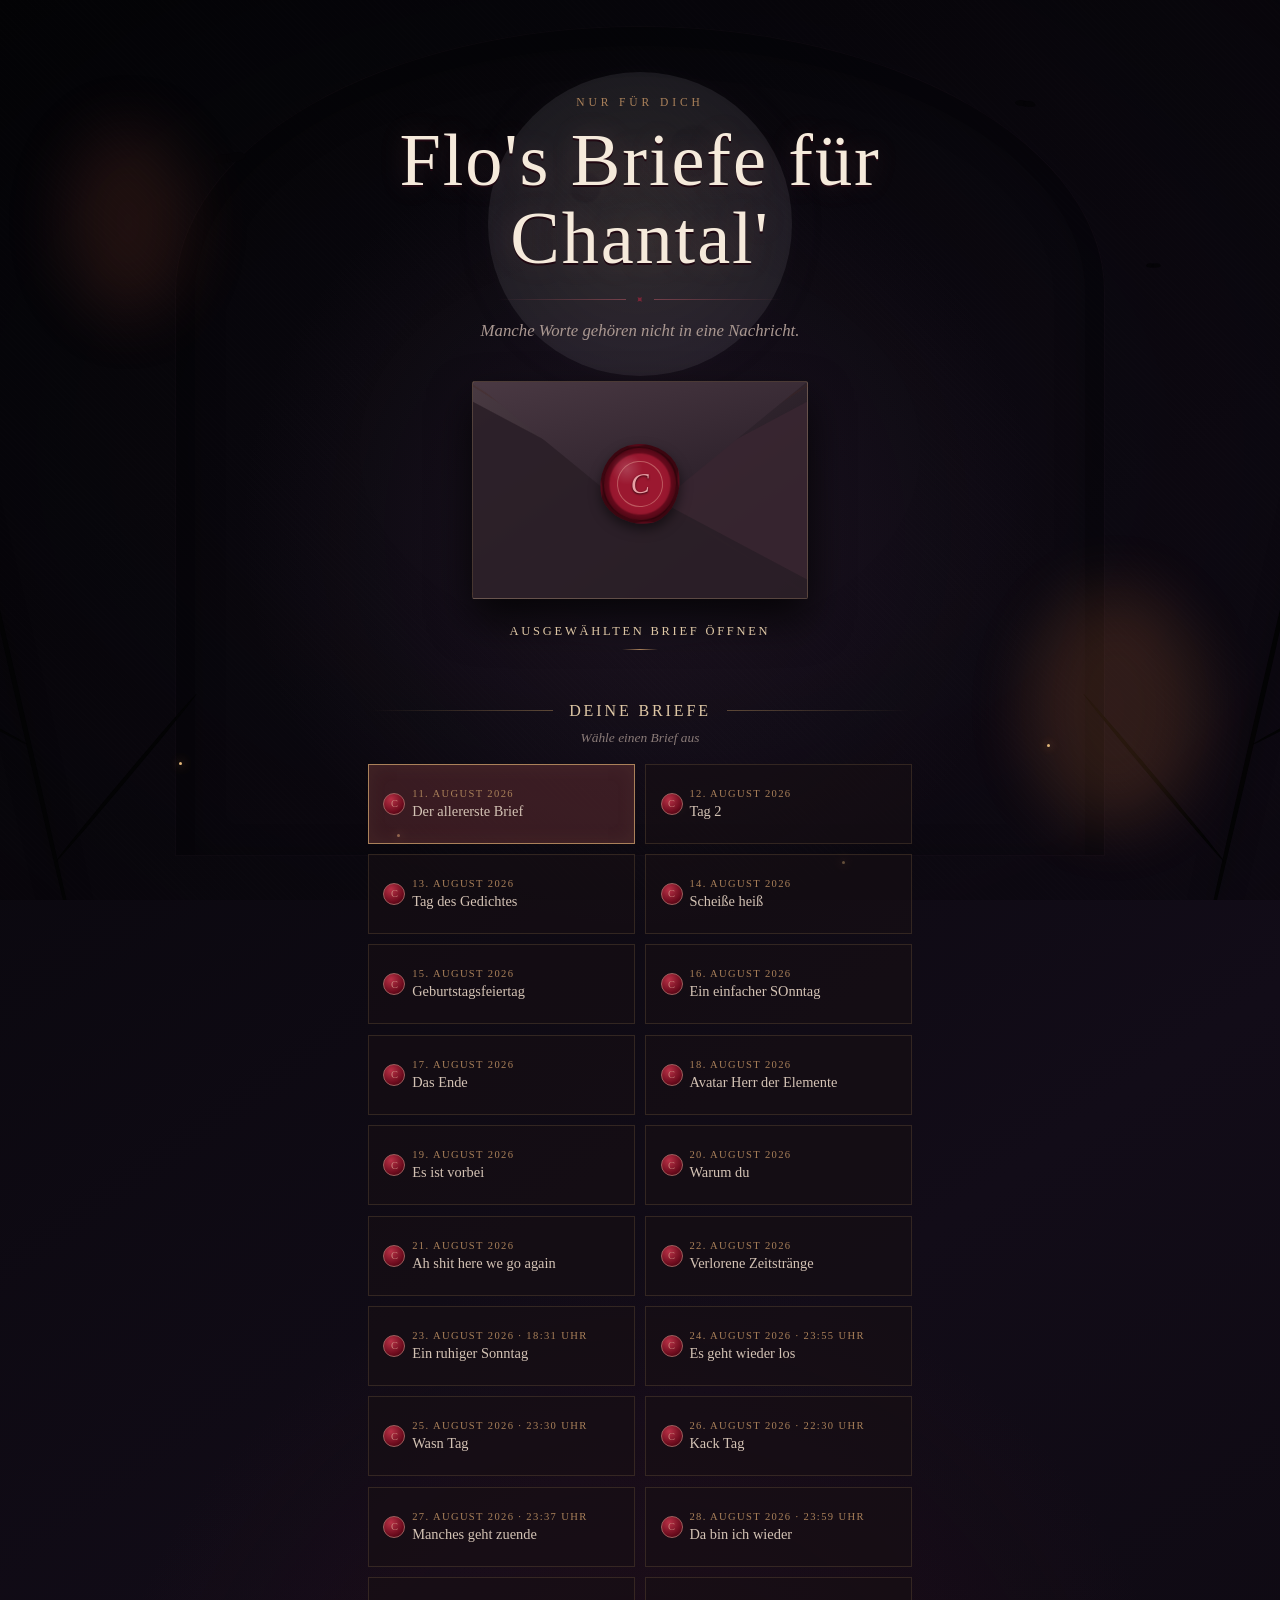
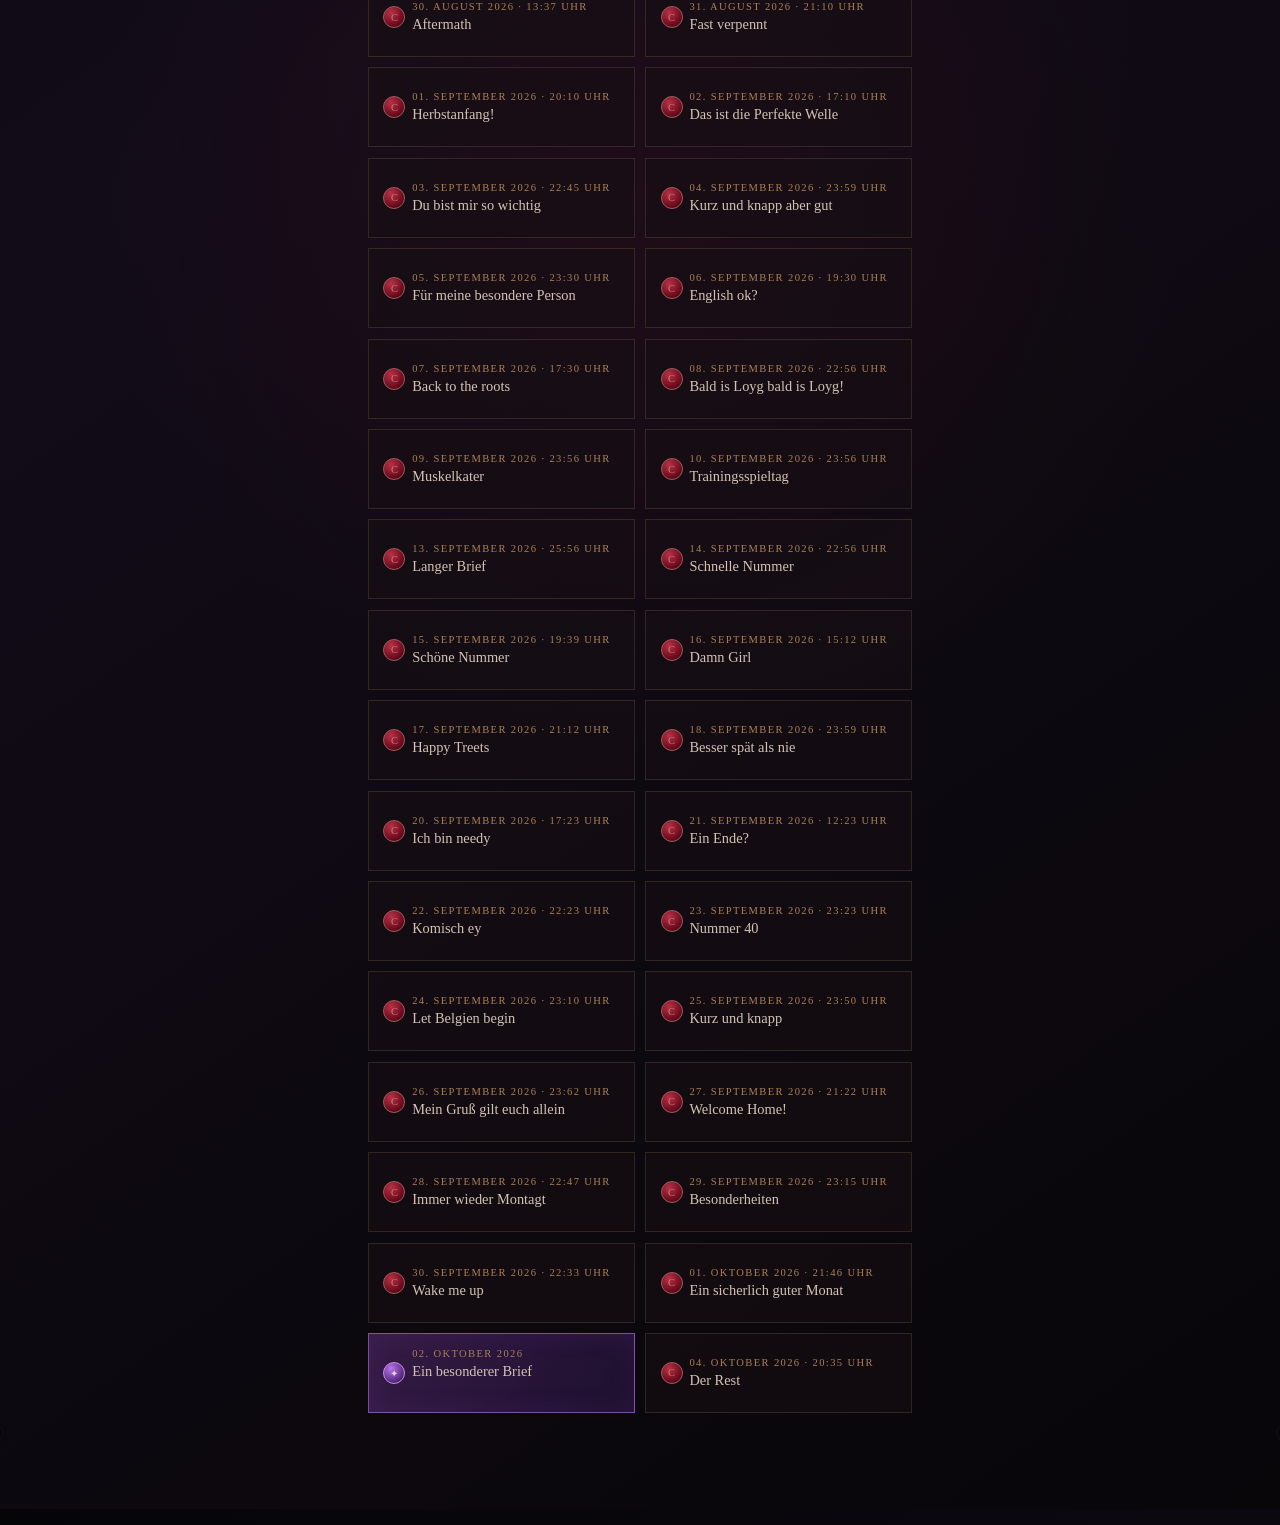
<file: index.html>
<!doctype html>
<html lang="de">
<head>
  <meta charset="utf-8">
  <meta name="viewport" content="width=device-width, initial-scale=1">
  <meta name="robots" content="noindex, nofollow, noarchive">
  <meta name="theme-color" content="#100d12">
  <meta name="description" content="Ein persönlicher Brief für Chantal.">
  <title>Ein Brief für Chantal</title>
  <link rel="stylesheet" href="css/style.css?v=2026-10-02">
  <script type="module" src="js/script.js?v=2026-10-04"></script>
</head>
<body>
  <div class="atmosphere" aria-hidden="true">
    <span class="moon"></span>
    <span class="gothic-arch"></span>
    <span class="branch branch--left"></span>
    <span class="branch branch--right"></span>
    <span class="bat bat--1"><i></i></span>
    <span class="bat bat--2"><i></i></span>
    <span class="bat bat--3"><i></i></span>
    <span class="glow glow--one"></span>
    <span class="glow glow--two"></span>
    <span class="mote mote--1"></span>
    <span class="mote mote--2"></span>
    <span class="mote mote--3"></span>
    <span class="mote mote--4"></span>
    <span class="mote mote--5"></span>
  </div>

  <main class="experience">
    <section class="intro" aria-labelledby="page-title">
      <p class="eyebrow">Nur für dich</p>
      <h1 id="page-title">Flo's Briefe für Chantal'</h1>
      <div class="title-ornament" aria-hidden="true"><span>✦</span></div>
      <p class="intro__hint">Manche Worte gehören nicht in eine Nachricht.</p>

      <button class="letter" id="open-letter" type="button" aria-label="Wachssiegel brechen und Brief öffnen" aria-controls="scroll" aria-expanded="false">
        <span class="envelope" aria-hidden="true">
          <span class="envelope__paper"></span>
          <span class="envelope__body"></span>
          <span class="envelope__flap"></span>
          <span class="seal">
            <span class="seal__initial">C</span>
          </span>
        </span>
        <span class="letter__prompt">Ausgewählten Brief öffnen</span>
      </button>

      <section class="archive" aria-labelledby="archive-title">
        <div class="archive__heading">
          <span aria-hidden="true"></span>
          <h2 id="archive-title">Deine Briefe</h2>
          <span aria-hidden="true"></span>
        </div>
        <p class="archive__hint">Wähle einen Brief aus</p>
        <div class="archive__list" id="letter-list"></div>
      </section>
      <div class="rose-corner rose-corner--left" aria-hidden="true"><i></i><i></i><i></i></div>
      <div class="rose-corner rose-corner--right" aria-hidden="true"><i></i><i></i><i></i></div>
    </section>

    <section class="reveal" id="scroll" aria-labelledby="letter-title" aria-hidden="true">
      <div class="scroll-shell">
        <div class="scroll-roll scroll-roll--top" aria-hidden="true"></div>
        <article class="parchment" id="printable-letter">
          <div class="parchment__ornament" aria-hidden="true">❦</div>
          <p class="letter-date">Für Chantal</p>
          <h2 id="letter-title">Mein liebster Mensch,</h2>

          <div class="letter-copy">
            <p class="placeholder">[HIER KOMMT DER LIEBESBRIEF HINEIN]</p>
            <p>Ersetze diesen Platzhalter später durch deine eigenen Worte. Du kannst hier beliebig viele Absätze einfügen.</p>
          </div>

          <p class="signature">In Liebe,<br><span>Dein Name</span></p>
          <div class="parchment__ornament parchment__ornament--bottom" aria-hidden="true">❦</div>
        </article>
        <div class="scroll-roll scroll-roll--bottom" aria-hidden="true"></div>
      </div>

      <div class="letter-actions">
        <button class="action-button action-button--back" id="back-to-archive" type="button">
          <span aria-hidden="true">←</span>
          Zurück zu allen Briefen
        </button>
        <button class="action-button" id="print-letter" type="button">
          <span aria-hidden="true">⌁</span>
          Brief ausdrucken
        </button>
      </div>
    </section>
  </main>

  <noscript>
    <p class="noscript">Bitte aktiviere JavaScript, um den Brief zu öffnen.</p>
  </noscript>
</body>
</html>
</file>
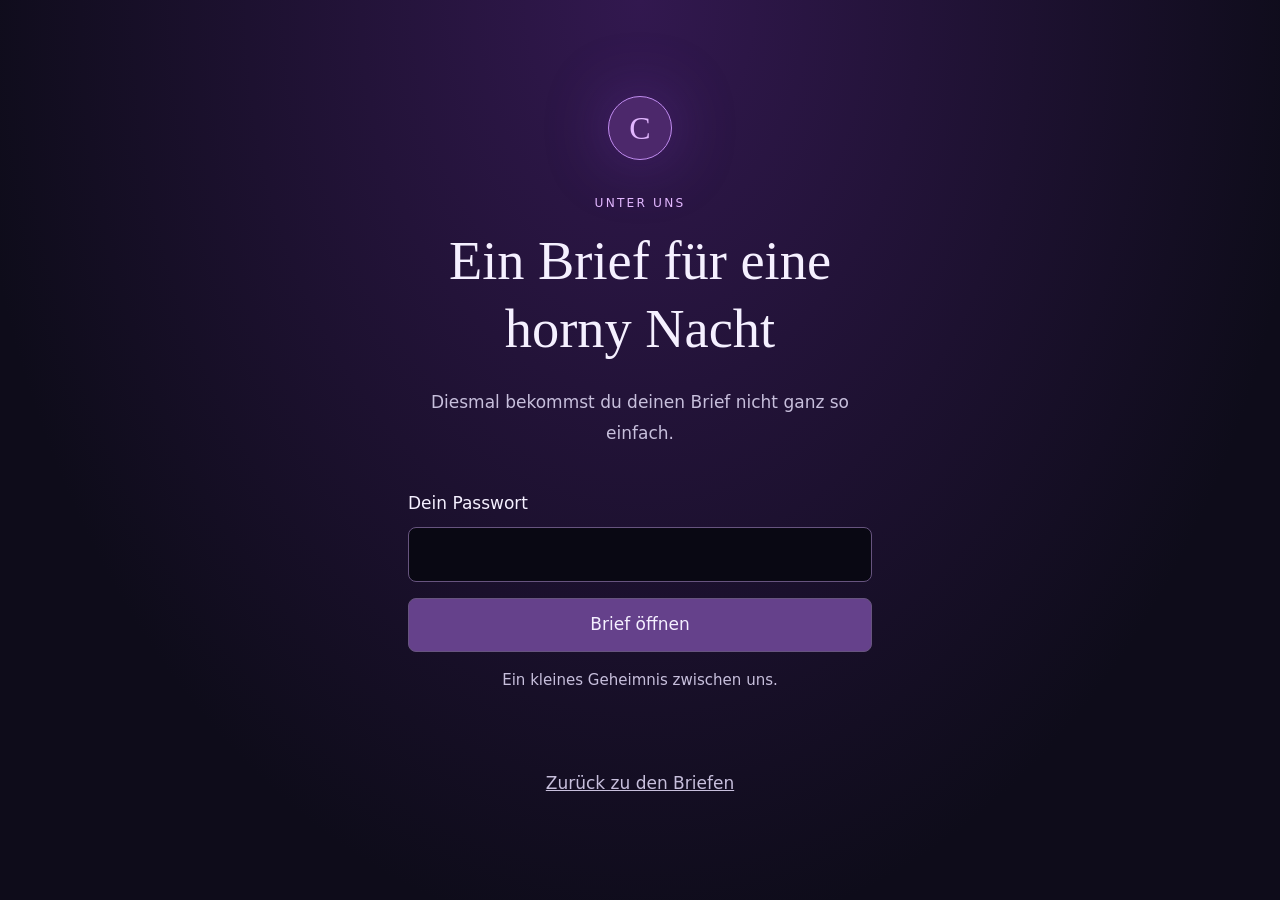
<file: letter/private/index.html>
<!doctype html>
<html lang="de">
<head>
  <meta charset="utf-8">
  <meta name="viewport" content="width=device-width, initial-scale=1">
  <meta name="robots" content="noindex, nofollow, noarchive">
  <meta name="referrer" content="no-referrer">
  <meta name="theme-color" content="#0e0c1a">
  <meta http-equiv="Content-Security-Policy" content="default-src 'none'; script-src 'self'; style-src 'self'; connect-src 'self'; img-src blob:; media-src blob:; base-uri 'none'; form-action 'none'; object-src 'none'">
  <title>Ein Brief</title>
  <link rel="stylesheet" href="./private.css?v=2026-10-02-v2">
  <script type="module" src="./private.js"></script>
</head>
<body>
  <main>
    <section id="gate" class="gate" aria-labelledby="gate-title">
      <div class="seal" aria-hidden="true">C</div>
      <p class="eyebrow">Unter uns</p>
      <h1 id="gate-title">Ein Brief für eine horny Nacht</h1>
      <p class="muted">Diesmal bekommst du deinen Brief nicht ganz so einfach.</p>
      <form id="unlock-form">
        <label for="password">Dein Passwort</label>
        <input id="password" name="password" type="password" autocomplete="off" autocapitalize="none" spellcheck="false" required maxlength="1024" aria-describedby="status">
        <button id="open" type="submit" disabled>Brief öffnen</button>
      </form>
      <p id="status" role="status" aria-live="polite">Der Umschlag wird vorbereitet …</p>
      <div id="hints"></div>
      <a class="back" href="../../index.html">Zurück zu den Briefen</a>
    </section>
    <section id="reader" hidden aria-label="Geöffneter Brief">
      <div class="toolbar"><span class="eyebrow">Nur für dich</span><button id="lock" class="secondary" type="button">Brief schließen</button></div>
      <article id="letter"></article>
      <p class="endmark" aria-hidden="true">✦</p>
    </section>
  </main>
  <noscript>Bitte aktiviere JavaScript, um den verschlüsselten Brief zu öffnen.</noscript>
</body>
</html>
</file>
<file: css/style.css>
:root {
  --night: #070609;
  --wine: #2a0d19;
  --gold: #aa815a;
  --gold-pale: #dec7a5;
  --wax: #9b1830;
  --wax-dark: #39050f;
  --paper: #ddc69d;
  --paper-deep: #9e7046;
  --ink: #2d2021;
  --serif: Georgia, "Times New Roman", serif;
  --display: "Palatino Linotype", Palatino, Georgia, serif;
  --gothic: "Old English Text MT", "Lucida Blackletter", "Palatino Linotype", Georgia, serif;
}

* { box-sizing: border-box; }

html { min-height: 100%; }

body {
  min-width: 280px;
  min-height: 100vh;
  margin: 0;
  color: #f1e4d3;
  background:
    radial-gradient(circle at 50% 17%, rgba(112, 76, 113, .17), transparent 25rem),
    radial-gradient(circle at 50% 58%, rgba(90, 20, 36, .2), transparent 34rem),
    linear-gradient(145deg, #050508 0%, #120c18 47%, #080609 100%);
  font-family: var(--serif);
  overflow-x: hidden;
}

body::before {
  position: fixed;
  inset: 0;
  z-index: -1;
  content: "";
  opacity: .38;
  pointer-events: none;
  background-image:
    repeating-linear-gradient(45deg, rgba(255,255,255,.012) 0 1px, transparent 1px 5px),
    radial-gradient(ellipse at center, transparent 30%, rgba(0,0,0,.72) 100%);
}

button { font: inherit; }

.experience {
  position: relative;
  z-index: 1;
  display: grid;
  min-height: 100vh;
  place-items: center;
  padding: clamp(2.5rem, 8vw, 6rem) 1rem;
}

.intro {
  width: min(100%, 42rem);
  text-align: center;
  transition: opacity .65s ease, transform .65s ease, visibility .65s;
}

.eyebrow {
  margin: 0 0 .8rem;
  color: var(--gold);
  font-size: .72rem;
  letter-spacing: .34em;
  text-transform: uppercase;
}

h1 {
  margin: 0;
  color: #f5eadb;
  font-family: var(--gothic);
  font-size: clamp(2.05rem, 8vw, 4.65rem);
  font-weight: 400;
  line-height: 1.05;
  letter-spacing: .025em;
  text-shadow: 0 2px 0 #210812, 0 0 28px rgba(193, 118, 121, .2);
}

.title-ornament {
  display: flex;
  gap: .65rem;
  align-items: center;
  width: min(18rem, 70%);
  margin: 1rem auto 0;
  color: #7c2638;
}
.title-ornament::before, .title-ornament::after { flex: 1; height: 1px; content: ""; background: linear-gradient(90deg, transparent, #74404a); }
.title-ornament::after { background: linear-gradient(90deg, #74404a, transparent); }
.title-ornament span { font-size: .65rem; transform: rotate(45deg); }

.intro__hint {
  margin: 1rem auto 2.5rem;
  color: #aa9891;
  font-size: clamp(.92rem, 2vw, 1.05rem);
  font-style: italic;
}

.letter {
  position: relative;
  width: min(21rem, 82vw);
  padding: 0 0 3.2rem;
  border: 0;
  color: var(--gold-pale);
  background: none;
  cursor: pointer;
  -webkit-tap-highlight-color: transparent;
}

.letter:focus-visible { outline: 2px solid var(--gold); outline-offset: .7rem; }

.envelope {
  position: relative;
  display: block;
  aspect-ratio: 1.54;
  filter: drop-shadow(0 1.3rem 1.3rem rgba(0,0,0,.75));
  transition: transform .35s ease, filter .35s ease;
}

.letter:hover .envelope,
.letter:focus-visible .envelope {
  filter: drop-shadow(0 1.5rem 1.6rem rgba(0,0,0,.65));
  transform: translateY(-.25rem);
}

.envelope__body,
.envelope__flap,
.envelope__paper {
  position: absolute;
  inset: 0;
  border: 1px solid rgba(224, 181, 123, .22);
  border-radius: .16rem;
}

.envelope__paper {
  inset: 5% 7% 7%;
  background: #cbb186;
}

.envelope__body {
  z-index: 2;
  overflow: hidden;
  background:
    linear-gradient(32deg, transparent 49.6%, rgba(68,35,29,.34) 50%, transparent 50.5%),
    linear-gradient(-32deg, transparent 49.6%, rgba(68,35,29,.34) 50%, transparent 50.5%),
    linear-gradient(145deg, #493a42, #261c25 68%, #180f18);
}

.envelope__body::after {
  position: absolute;
  inset: 0;
  content: "";
  background: linear-gradient(28deg, #2c2028 49.7%, transparent 50%), linear-gradient(-28deg, #392631 49.7%, transparent 50%);
  opacity: .93;
}

.envelope__flap {
  z-index: 3;
  clip-path: polygon(0 0, 100% 0, 50% 63%);
  background: linear-gradient(165deg, #4a3943, #211721 78%);
  transform-origin: top;
}

.seal {
  position: absolute;
  z-index: 5;
  top: 47%;
  left: 50%;
  display: grid;
  width: clamp(4rem, 18vw, 5rem);
  aspect-ratio: 1;
  border: .23rem solid rgba(61, 8, 18, .48);
  border-radius: 48% 52% 45% 55% / 54% 44% 56% 46%;
  place-items: center;
  color: #e8a0a5;
  background:
    radial-gradient(circle at 34% 28%, rgba(255,255,255,.16), transparent 22%),
    radial-gradient(circle, var(--wax) 0 57%, #6b0b1e 60% 68%, var(--wax-dark) 70%);
  box-shadow: 0 .35rem .7rem rgba(0,0,0,.5), inset 0 0 .6rem rgba(35,3,8,.85);
  transform: translate(-50%, -50%) rotate(-5deg);
}

.seal__initial {
  display: grid;
  width: 62%;
  aspect-ratio: 1;
  border: 1px solid rgba(226, 161, 148, .48);
  border-radius: 50%;
  place-items: center;
  font-size: 1.75rem;
  font-style: italic;
  text-shadow: 0 1px 2px #28050b;
}

.letter__prompt {
  position: absolute;
  bottom: 0;
  left: 0;
  width: 100%;
  font-size: .78rem;
  letter-spacing: .22em;
  text-transform: uppercase;
}

.letter__prompt::after {
  display: block;
  width: 2.3rem;
  height: 1px;
  margin: .65rem auto 0;
  content: "";
  background: linear-gradient(90deg, transparent, var(--gold), transparent);
}

.archive {
  width: min(100%, 34rem);
  margin: 3.2rem auto 0;
}

.archive__heading {
  display: grid;
  grid-template-columns: 1fr auto 1fr;
  gap: 1rem;
  align-items: center;
}

.archive__heading span { height: 1px; background: linear-gradient(90deg, transparent, rgba(194,154,98,.42)); }
.archive__heading span:last-child { background: linear-gradient(90deg, rgba(194,154,98,.42), transparent); }

.archive h2 {
  margin: 0;
  color: var(--gold-pale);
  font-size: 1rem;
  letter-spacing: .18em;
  text-transform: uppercase;
}

.archive__hint { margin: .65rem 0 1.1rem; color: #897a77; font-size: .84rem; font-style: italic; }

.archive__list {
  display: grid;
  grid-template-columns: repeat(2, minmax(0, 1fr));
  gap: .65rem;
}

.archive-card {
  position: relative;
  min-height: 5rem;
  padding: .85rem 1rem .85rem 2.7rem;
  border: 1px solid rgba(194,154,98,.18);
  color: #d4c3b5;
  text-align: left;
  background: rgba(24,16,20,.62);
  cursor: pointer;
  transition: border-color .25s, background .25s, transform .25s;
}

a.archive-card { display: block; text-decoration: none; }

.archive-card::before {
  position: absolute;
  top: 50%;
  left: .9rem;
  display: grid;
  width: 1.25rem;
  aspect-ratio: 1;
  border: 1px solid #9e5e5d;
  border-radius: 50%;
  content: "C";
  place-items: center;
  color: #c77f78;
  font-size: .65rem;
  background: radial-gradient(circle at 35% 28%, #b83146, #6c0b1d 65%, #31050d);
  transform: translateY(-50%);
}

.archive-card:hover { border-color: rgba(194,154,98,.5); background: rgba(70,34,40,.5); transform: translateY(-2px); }
.archive-card:focus-visible { outline: 2px solid var(--gold); outline-offset: 2px; }
.archive-card[aria-pressed="true"] { border-color: var(--gold); background: rgba(91,42,48,.58); box-shadow: inset 0 0 1.2rem rgba(194,154,98,.08); }
.archive-card--private { border-color: rgba(203,137,255,.52); background: linear-gradient(120deg, rgba(70,34,91,.72), rgba(35,19,56,.78)); box-shadow: inset 0 0 1.8rem rgba(180,103,255,.08); }
.archive-card--private:hover { border-color: rgba(224,183,255,.9); background: linear-gradient(120deg, rgba(91,47,121,.8), rgba(48,27,76,.86)); }
.archive-card--private::before { content: "✦"; color: #edc7ff; border-color: #c98bf2; background: radial-gradient(circle at 35% 28%, #b975e5, #5c2d82 65%, #241132); }
.archive-card__date { display: block; margin-bottom: .25rem; color: var(--gold); font-size: .66rem; letter-spacing: .13em; text-transform: uppercase; }
.archive-card__title { display: block; overflow: hidden; font-size: .9rem; text-overflow: ellipsis; white-space: nowrap; }

.is-opening .seal { animation: break-seal .72s cubic-bezier(.3,.8,.4,1) forwards; }
.is-opening .envelope__flap { animation: open-flap .8s .35s ease forwards; }
.is-opening .envelope__paper { animation: lift-paper .8s .65s ease forwards; }
.is-opening .letter__prompt { opacity: 0; transition: opacity .25s; }

@keyframes break-seal {
  35% { transform: translate(-50%, -50%) rotate(3deg) scale(1.1); }
  100% { opacity: 0; transform: translate(-42%, 10%) rotate(24deg) scale(.7); }
}
@keyframes open-flap { to { transform: rotateX(178deg); z-index: 1; } }
@keyframes lift-paper { to { transform: translateY(-35%); } }

body.letter-open .intro {
  position: absolute;
  visibility: hidden;
  opacity: 0;
  transform: translateY(-2rem) scale(.96);
}

.reveal {
  display: none;
  width: min(100%, 52rem);
  text-align: center;
}

body.letter-open .reveal { display: block; }

.scroll-shell {
  position: relative;
  width: min(100%, 46rem);
  margin: 0 auto;
  padding: clamp(.55rem, 2vw, 1rem) clamp(.2rem, 1vw, .55rem);
  filter: drop-shadow(0 1.5rem 2rem rgba(0,0,0,.62));
  animation: reveal-scroll 2.65s cubic-bezier(.2,.72,.24,1) both;
  transform-origin: top center;
}

.parchment {
  position: relative;
  min-height: min(70vh, 47rem);
  padding: clamp(3.3rem, 11vw, 6rem) clamp(1.4rem, 8vw, 5.7rem);
  color: var(--ink);
  text-align: left;
  background:
    linear-gradient(90deg, rgba(96,53,27,.17), transparent 7% 93%, rgba(96,53,27,.19)),
    radial-gradient(circle at 72% 15%, rgba(255,255,255,.28), transparent 20%),
    radial-gradient(ellipse at 8% 88%, rgba(77,17,28,.11), transparent 12%),
    repeating-linear-gradient(0deg, rgba(100,62,32,.025) 0 1px, transparent 1px 4px),
    var(--paper);
  box-shadow: inset 0 0 3rem rgba(105,63,31,.23);
}

.parchment::before {
  position: absolute;
  inset: 1.2rem;
  border: 1px solid rgba(81,35,42,.35);
  content: "";
  pointer-events: none;
}

.scroll-roll {
  position: absolute;
  z-index: 2;
  right: 0;
  left: 0;
  height: clamp(1.7rem, 5vw, 2.7rem);
  border-radius: 50%;
  background: linear-gradient(180deg, #f0d9aa 0%, #c69966 40%, #8e603a 62%, #d2ad79 100%);
  box-shadow: 0 .45rem .7rem rgba(54,29,16,.5), inset 0 .18rem .2rem rgba(255,255,255,.35);
}

.scroll-roll--top { top: 0; }
.scroll-roll--bottom { bottom: 0; animation: roll-down 2.65s cubic-bezier(.2,.72,.24,1) both; }

@keyframes reveal-scroll {
  0% { clip-path: inset(0 0 calc(100% - 2.5rem) 0); transform: translateY(-8vh) scaleY(.15); }
  18% { transform: translateY(0) scaleY(.25); }
  100% { clip-path: inset(0 0 0 0); transform: translateY(0) scaleY(1); }
}
@keyframes roll-down {
  from { transform: translateY(calc(-1 * min(68vh, 44rem))); }
  to { transform: translateY(0); }
}

.parchment__ornament {
  color: #7c2f34;
  font-size: 1.65rem;
  text-align: center;
}
.parchment__ornament--bottom { transform: rotate(180deg); }

.letter-date {
  margin: .6rem 0 2.2rem;
  color: #795b45;
  font-size: .78rem;
  letter-spacing: .22em;
  text-align: center;
  text-transform: uppercase;
}

h2 {
  margin: 0 0 2rem;
  font-family: var(--gothic);
  font-size: clamp(1.75rem, 5vw, 2.75rem);
  font-weight: 400;
}

.letter-copy { font-size: clamp(1rem, 2.5vw, 1.18rem); line-height: 1.85; }
.letter-copy p {
  margin: 0 0 1.25em;
  white-space: pre-line;
}
.letter-copy .placeholder { color: #722a31; font-weight: 700; letter-spacing: .035em; }

.spotify-player {
  display: block;
  width: 100%;
  height: 152px;
  margin: 1.5rem 0;
  border: 0;
  border-radius: 12px;
}

.letter-image {
  margin: 1.5rem 0;
}

.letter-image img {
  display: block;
  width: 100%;
  max-height: 600px;
  object-fit: contain;
  border-radius: 12px;
}

.social-link a,
.external-link a {
  color: #722a31;
  overflow-wrap: anywhere;
}

.social-link a {
  display: inline-block;
  padding: .7rem 1rem;
  border: 1px solid currentColor;
  border-radius: 10px;
  text-decoration: none;
}

.social-link a:hover,
.social-link a:focus-visible {
  background: rgba(114, 42, 49, .08);
}

.signature {
  margin: 3rem 0 2rem;
  font-size: 1.05rem;
  line-height: 1.7;
  text-align: right;
}
.signature span { font-size: 1.45rem; font-style: italic; }

.letter-actions { display: flex; flex-wrap: wrap; gap: .8rem; justify-content: center; margin-top: 2.5rem; }

.action-button {
  padding: .85rem 1.35rem;
  border: 1px solid rgba(194,154,98,.52);
  border-radius: 999px;
  color: var(--gold-pale);
  background: rgba(26,15,20,.72);
  box-shadow: 0 .5rem 1.2rem rgba(0,0,0,.25);
  cursor: pointer;
  transition: background .25s, transform .25s;
}
.action-button:hover { background: rgba(93,39,46,.5); transform: translateY(-2px); }
.action-button:focus-visible { outline: 2px solid var(--gold); outline-offset: 4px; }
.action-button span { margin-right: .45rem; }
.action-button--back { color: #c7b8af; border-color: rgba(194,154,98,.25); background: rgba(16,12,15,.6); }

.atmosphere { position: fixed; inset: 0; overflow: hidden; pointer-events: none; }
.moon {
  position: absolute;
  top: clamp(2rem, 8vh, 6rem);
  left: 50%;
  width: clamp(10rem, 27vw, 19rem);
  aspect-ratio: 1;
  border-radius: 50%;
  background:
    radial-gradient(circle at 32% 38%, rgba(73,64,83,.22) 0 5%, transparent 6%),
    radial-gradient(circle at 68% 26%, rgba(73,64,83,.16) 0 8%, transparent 9%),
    radial-gradient(circle at 50% 50%, #d8d0bd, #8e8993 68%, #4f4656);
  box-shadow: 0 0 4rem rgba(183,173,190,.18);
  opacity: .16;
  transform: translateX(-50%);
}

.gothic-arch {
  position: absolute;
  top: 3vh;
  left: 50%;
  width: min(58rem, 92vw);
  height: 92vh;
  border: clamp(.6rem, 1.5vw, 1.2rem) solid rgba(3,2,5,.5);
  border-bottom: 0;
  border-radius: 50% 50% 0 0 / 32% 32% 0 0;
  box-shadow: inset 0 0 2rem rgba(0,0,0,.38), 0 0 0 1px rgba(112,75,91,.08);
  opacity: .65;
  transform: translateX(-50%);
}

.branch {
  position: absolute;
  bottom: -4rem;
  width: 5px;
  height: 58vh;
  border-radius: 50%;
  background: #030304;
  box-shadow: 0 0 1.4rem rgba(0,0,0,.7);
  transform-origin: bottom;
}
.branch::before, .branch::after { position: absolute; width: 4px; height: 42%; border-radius: 50%; content: ""; background: #030304; transform-origin: bottom; }
.branch::before { top: 15%; left: 0; transform: rotate(-49deg); }
.branch::after { top: 38%; left: 0; transform: rotate(53deg); }
.branch--left { left: 6%; transform: rotate(-13deg); }
.branch--right { right: 6%; transform: rotate(13deg) scaleX(-1); }

.bat { position: absolute; width: 1.4rem; height: .5rem; animation: bat-float 5s ease-in-out infinite; }
.bat::before, .bat::after { position: absolute; top: 0; width: .85rem; height: .55rem; content: ""; background: #050407; }
.bat::before { right: 50%; border-radius: 90% 15% 70% 20%; transform: rotate(18deg); }
.bat::after { left: 50%; border-radius: 15% 90% 20% 70%; transform: rotate(-18deg); }
.bat i { position: absolute; top: .05rem; left: 50%; width: .28rem; height: .52rem; border-radius: 50% 50% 35% 35%; background: #050407; transform: translateX(-50%); }
.bat--1 { top: 17%; left: 17%; transform: scale(1.15) rotate(-8deg); }
.bat--2 { top: 11%; right: 19%; animation-delay: -2s; transform: scale(.72) rotate(7deg); }
.bat--3 { top: 29%; right: 9%; animation-delay: -3.5s; transform: scale(.52); }
@keyframes bat-float { 50% { margin-top: -.55rem; } }

.rose-corner { position: absolute; bottom: -1rem; width: 8rem; height: 12rem; opacity: .62; pointer-events: none; }
.rose-corner::before { position: absolute; bottom: 0; left: 50%; width: 2px; height: 10rem; border-radius: 50%; content: ""; background: #08080a; transform: rotate(25deg); }
.rose-corner::after { position: absolute; right: 18%; bottom: 4.5rem; width: 3rem; height: 1.25rem; border-radius: 100% 0 100% 0; content: ""; background: #08080a; transform: rotate(-25deg); }
.rose-corner i { position: absolute; display: block; width: 2.2rem; aspect-ratio: 1; border: .45rem double #0a090c; border-radius: 55% 45% 55% 45%; background: #151017; box-shadow: inset 0 0 0 .2rem #050506; transform: rotate(35deg); }
.rose-corner i:nth-child(1) { top: 0; left: 2.4rem; }
.rose-corner i:nth-child(2) { top: 3.5rem; left: .6rem; transform: scale(.7) rotate(65deg); }
.rose-corner i:nth-child(3) { top: 5.2rem; right: .2rem; transform: scale(.55) rotate(12deg); }
.rose-corner--left { left: -7rem; }
.rose-corner--right { right: -7rem; transform: scaleX(-1); }
.glow { position: absolute; border-radius: 50%; filter: blur(2rem); opacity: .16; animation: flicker 4s ease-in-out infinite; }
.glow--one { right: 6%; bottom: 8%; width: 11rem; height: 15rem; background: #e88445; }
.glow--two { top: 14%; left: 5%; width: 8rem; height: 12rem; background: #a94d3a; animation-delay: -1.7s; }
.mote { position: absolute; width: 3px; height: 3px; border-radius: 50%; background: #e2b679; box-shadow: 0 0 .5rem #d7944f; animation: drift 9s linear infinite; }
.mote--1 { left: 14%; bottom: 15%; }
.mote--2 { left: 31%; bottom: 7%; animation-delay: -5s; }
.mote--3 { right: 18%; bottom: 17%; animation-delay: -3s; }
.mote--4 { right: 34%; bottom: 4%; animation-delay: -7s; }
.mote--5 { left: 53%; bottom: 10%; animation-delay: -1s; }
@keyframes flicker { 50% { opacity: .25; transform: scale(1.07); } }
@keyframes drift { 0% { opacity: 0; transform: translateY(0); } 25% { opacity: .6; } 100% { opacity: 0; transform: translate(2rem, -70vh); } }

.noscript { position: fixed; bottom: 1rem; left: 50%; z-index: 9; padding: .7rem 1rem; color: #2f1e18; background: var(--paper); transform: translateX(-50%); }

@media (max-width: 520px) {
  .experience { padding-inline: .65rem; }
  .intro__hint { max-width: 18rem; }
  .parchment { min-height: 67vh; padding-inline: 1.6rem; }
  .parchment::before { inset: .7rem; }
  .letter-copy { line-height: 1.72; }
  .archive__list { grid-template-columns: 1fr; }
  .archive-card { min-height: 4.6rem; }
  .letter-actions { align-items: stretch; flex-direction: column; padding-inline: 1rem; }
  .gothic-arch { top: 1vh; width: 97vw; height: 98vh; }
  .branch { opacity: .7; }
  .bat--1 { left: 8%; }
  .bat--2 { right: 8%; }
  .rose-corner { opacity: .4; }
  .rose-corner--left { left: -3.5rem; }
  .rose-corner--right { right: -3.5rem; }
}

@media (prefers-reduced-motion: reduce) {
  *, *::before, *::after { scroll-behavior: auto !important; animation-duration: .01ms !important; animation-delay: 0ms !important; animation-iteration-count: 1 !important; transition-duration: .01ms !important; }
}

@page { size: A4; margin: 17mm; }

@media print {
  :root { --paper: #fffaf0; --ink: #281d18; }
  html, body { min-height: auto; background: white !important; }
  body * { visibility: hidden !important; }
  .experience, .reveal, .scroll-shell, .parchment, .parchment * { visibility: visible !important; }
  .experience, .reveal, .scroll-shell {
    position: static !important;
    display: block !important;
    width: 100% !important;
    min-height: 0 !important;
    margin: 0 !important;
    padding: 0 !important;
    filter: none !important;
    animation: none !important;
  }
  .intro, .atmosphere, .scroll-roll, .letter-actions { display: none !important; }
  .parchment {
    position: static;
    min-height: 250mm;
    padding: 22mm 20mm;
    border: 1px solid #bca98b;
    color: var(--ink) !important;
    background: var(--paper) !important;
    box-shadow: inset 0 0 20mm rgba(120,95,58,.08) !important;
    print-color-adjust: exact;
    -webkit-print-color-adjust: exact;
  }
  .parchment::before { inset: 7mm; visibility: visible !important; }
}
</file>
<file: letter/private/private.css>
:root { color-scheme: dark; --bg: #0e0c1a; --text: #f5f0ff; --muted: #c7bfdc; --gold: #e2b7ff; --line: #67547f; }
* { box-sizing: border-box; }
[hidden] { display: none !important; }
html { min-height: 100%; scroll-behavior: smooth; }
body { margin: 0; background: radial-gradient(ellipse at 50% 0, #32184f, transparent 42rem), var(--bg); color: var(--text); font-family: system-ui, sans-serif; font-size: 1.0625rem; line-height: 1.85; }
main { width: min(100% - 2rem, 43rem); margin: auto; padding: clamp(2rem, 8vw, 6rem) 0; }
.gate { max-width: 29rem; margin: auto; text-align: center; }
.seal { display: grid; place-items: center; width: 4rem; height: 4rem; margin: 0 auto 2rem; border: 1px solid #c18cf0; border-radius: 50%; background: #4c286b; color: var(--gold); font: 2rem Georgia, serif; box-shadow: 0 0 4rem #7b3dbf66; }
h1, h2, h3 { font-family: "Palatino Linotype", Georgia, serif; font-weight: 400; line-height: 1.25; overflow-wrap: anywhere; }
h1 { font-size: clamp(2.1rem, 7vw, 3.4rem); margin: .5rem 0 1.5rem; }
h2 { font-size: clamp(1.8rem, 6vw, 2.6rem); }
.eyebrow { color: var(--gold); font-size: .76rem; letter-spacing: .18em; text-transform: uppercase; }
.muted, .back, figcaption { color: var(--muted); }
form { margin-top: 2.4rem; text-align: left; }
label { display: block; margin-bottom: .5rem; }
input, button { font: inherit; min-height: 48px; border: 1px solid var(--line); border-radius: .5rem; }
input { width: 100%; min-width: 0; padding: .65rem .9rem; background: #090813; color: var(--text); }
button { padding: .65rem 1rem; background: #65418b; color: var(--text); cursor: pointer; }
form button { width: 100%; margin-top: 1rem; }
button:hover { background: #7e53ad; }
button:disabled { opacity: .6; cursor: wait; }
:focus-visible { outline: 3px solid var(--gold); outline-offset: 5px; }
#status { min-height: 3.6em; font-size: .94rem; color: var(--muted); }
details { text-align: left; border-top: 1px solid var(--line); padding: .6rem 0; }
summary { cursor: pointer; padding: .3rem; color: var(--gold); }
.back { display: inline-block; margin-top: 2rem; }
.toolbar { display: flex; align-items: center; justify-content: space-between; flex-wrap: wrap; gap: 1rem; margin-bottom: 3rem; }
.secondary { background: #1c172d; }
.chapter { margin-top: 4rem; padding-top: 2rem; border-top: 1px solid var(--line); }
.copy { white-space: pre-wrap; overflow-wrap: anywhere; margin: 1.4rem 0; }
figure { margin: 2.5rem auto; max-width: 30rem; }
figure img { display: block; width: 100%; height: auto; border-radius: .5rem; }
figure button { width: 100%; margin-top: .7rem; }
figcaption { font-size: .9rem; margin: .6rem 0; }
.private-audio { margin: 2.5rem 0; padding: 1.1rem; border: 1px solid var(--line); border-radius: .5rem; background: #181326; }
.private-audio button, .private-audio audio { width: 100%; }
.audio-caption { margin: .8rem 0 0; color: var(--muted); font-size: .9rem; }
.audio-status { margin: .8rem 0 0; color: var(--muted); font-size: .9rem; }
.endmark { text-align: center; color: var(--gold); margin-top: 4rem; }
#reader { animation: appear .7s ease both; }
@keyframes appear { from { opacity: 0; transform: translateY(8px); } to { opacity: 1; transform: translateY(0); } }
@media (prefers-reduced-motion: reduce) { html { scroll-behavior: auto; } #reader { animation: none; } }
@media print { body > * { display: none !important; } }
</file>
